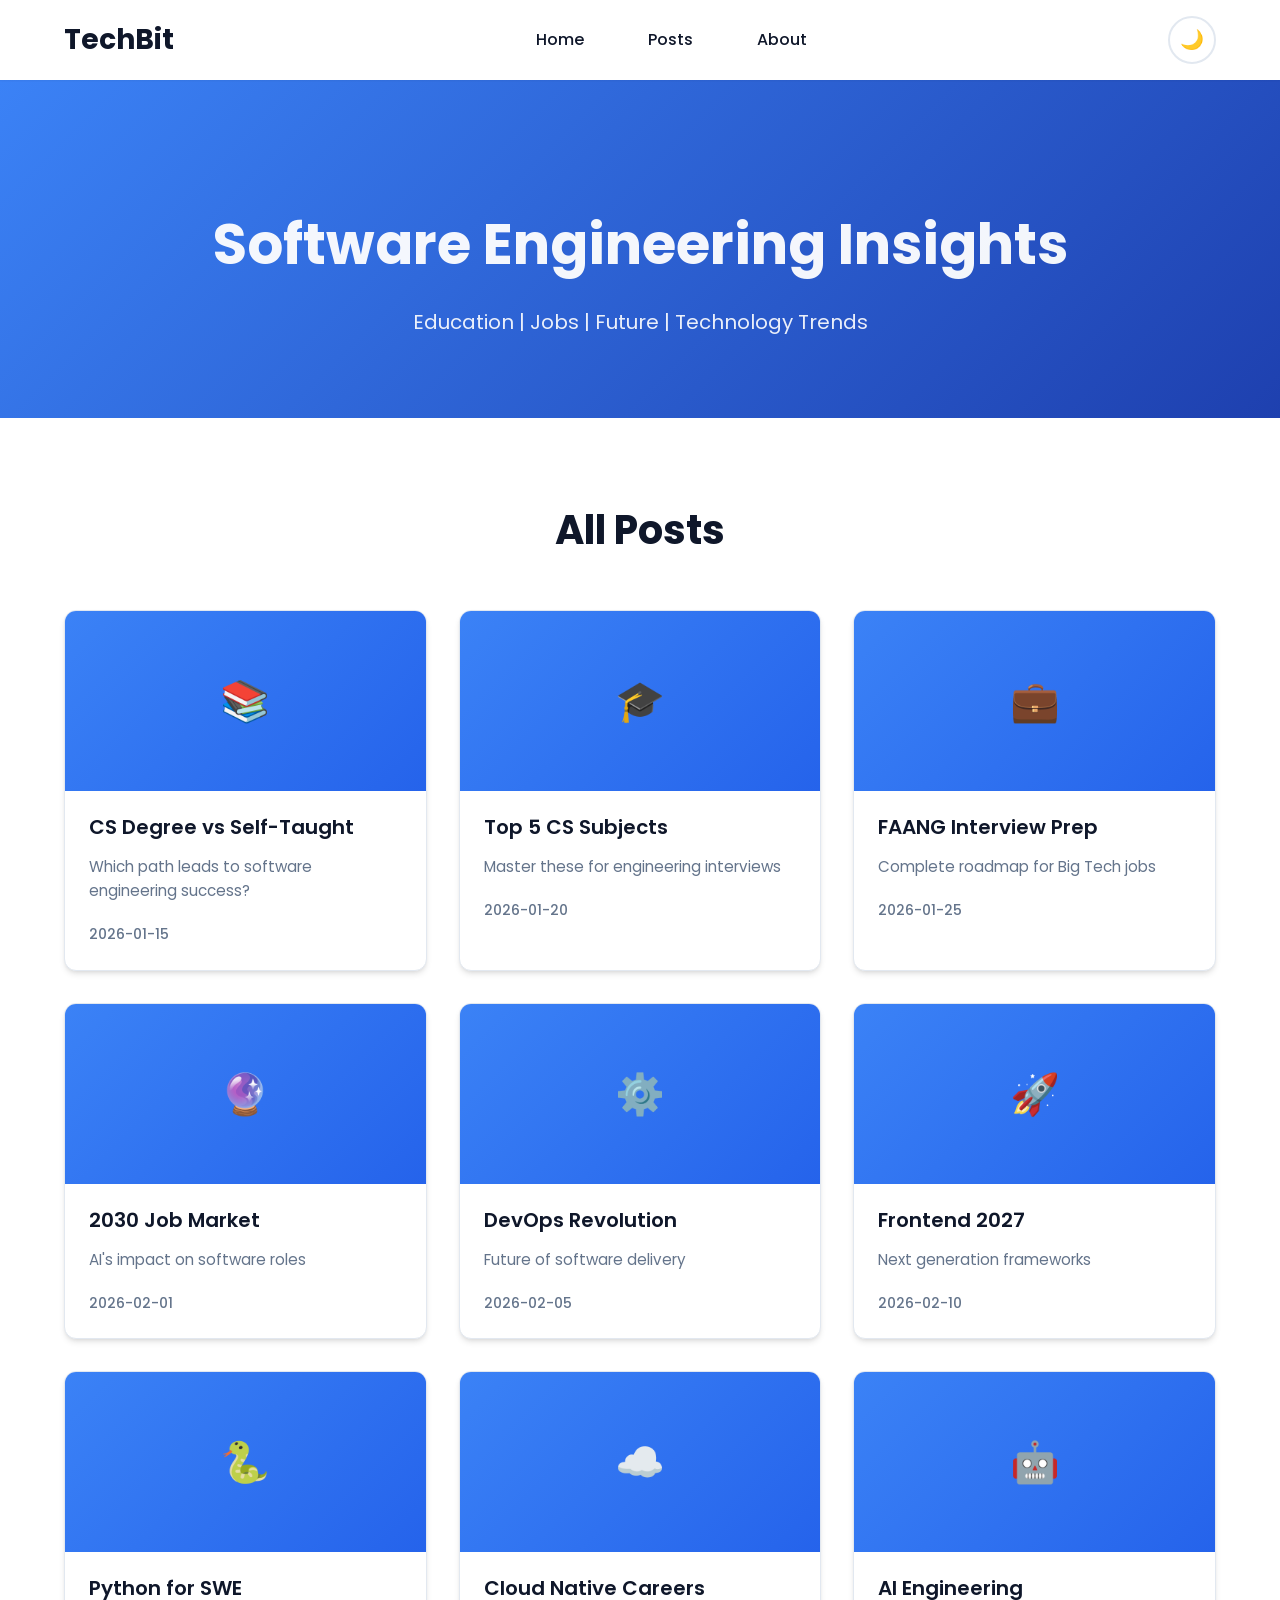
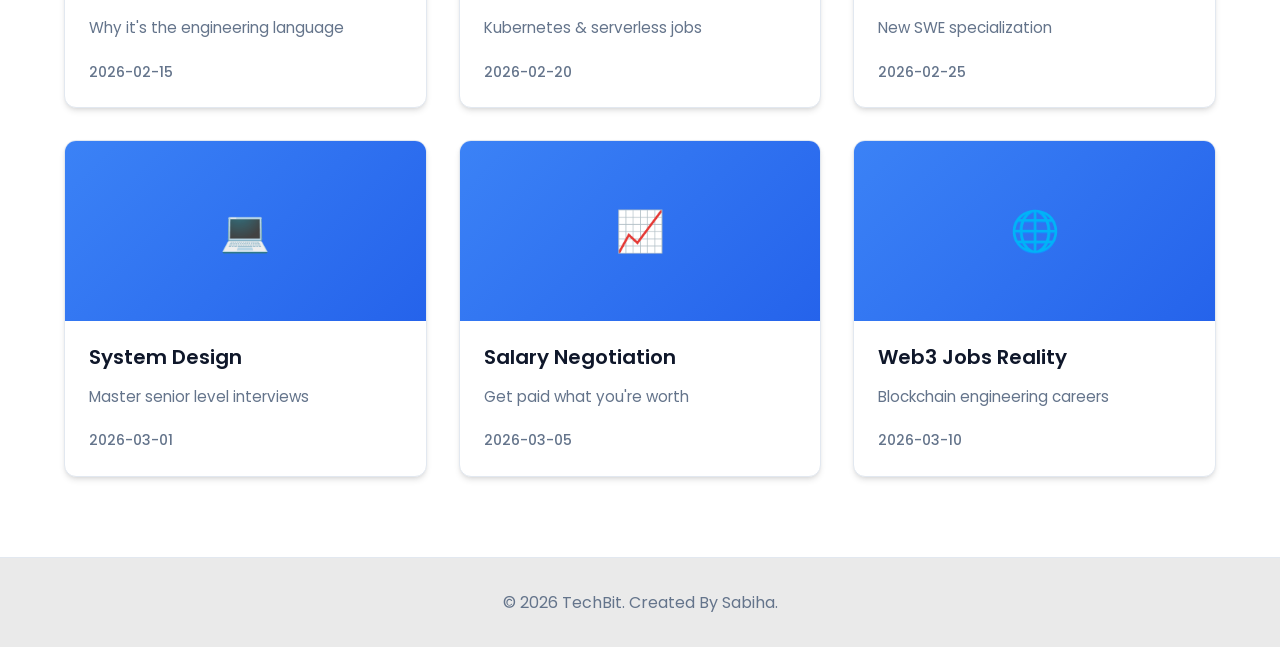
<file: index.html>
<!DOCTYPE html>
<html lang="en">
<head>
    <meta charset="UTF-8">
    <meta name="viewport" content="width=device-width, initial-scale=1.0">
    <title>TechBit - Software Engineering Blog</title>
    <link rel="stylesheet" href="style.css">
    <link rel="preconnect" href="https://fonts.googleapis.com">
    <link rel="preconnect" href="https://fonts.gstatic.com" crossorigin>
    <link href="https://fonts.googleapis.com/css2?family=Poppins:wght@300;400;500;600;700&display=swap" rel="stylesheet">
</head>
<body>
    <input type="checkbox" id="theme-toggle" class="theme-toggle-input">
    <header>
        <nav class="nav-container">
            <div class="logo">
                <h1><a href="index.html">TechBit</a></h1>
            </div>
            <ul class="nav-links">
                <li><a href="index.html#home">Home</a></li>
                <li><a href="#posts">Posts</a></li>
                <li><a href="about.html">About</a></li>
            </ul>
            <label for="theme-toggle" class="theme-toggle-label">🌙</label>
            <label for="theme-toggle" class="mobile-menu-toggle">
                <span></span>
                <span></span>
                <span></span>
            </label>
        </nav>
    </header>

    <main>
        <section id="home" class="hero">
            <div class="hero-content">
                <h2>Software Engineering Insights</h2>
                <p>Education | Jobs | Future | Technology Trends</p>
            </div>
        </section>

        <section id="posts" class="posts-section">
            <div class="container">
                <h2>All Posts</h2>
                <div class="posts-grid">
                    <a href="posts/post1.html" class="post-card">
                        <div class="post-image">📚</div>
                        <h3>CS Degree vs Self-Taught</h3>
                        <p>Which path leads to software engineering success?</p>
                        <span class="date">2026-01-15</span>
                    </a>
                    <a href="posts/post2.html" class="post-card">
                        <div class="post-image">🎓</div>
                        <h3>Top 5 CS Subjects</h3>
                        <p>Master these for engineering interviews</p>
                        <span class="date">2026-01-20</span>
                    </a>
                    <a href="posts/post3.html" class="post-card">
                        <div class="post-image">💼</div>
                        <h3>FAANG Interview Prep</h3>
                        <p>Complete roadmap for Big Tech jobs</p>
                        <span class="date">2026-01-25</span>
                    </a>
                    <a href="posts/post4.html" class="post-card">
                        <div class="post-image">🔮</div>
                        <h3>2030 Job Market</h3>
                        <p>AI's impact on software roles</p>
                        <span class="date">2026-02-01</span>
                    </a>
                    <a href="posts/post5.html" class="post-card">
                        <div class="post-image">⚙️</div>
                        <h3>DevOps Revolution</h3>
                        <p>Future of software delivery</p>
                        <span class="date">2026-02-05</span>
                    </a>
                    <a href="posts/post6.html" class="post-card">
                        <div class="post-image">🚀</div>
                        <h3>Frontend 2027</h3>
                        <p>Next generation frameworks</p>
                        <span class="date">2026-02-10</span>
                    </a>
                    <a href="posts/post7.html" class="post-card">
                        <div class="post-image">🐍</div>
                        <h3>Python for SWE</h3>
                        <p>Why it's the engineering language</p>
                        <span class="date">2026-02-15</span>
                    </a>
                    <a href="posts/post8.html" class="post-card">
                        <div class="post-image">☁️</div>
                        <h3>Cloud Native Careers</h3>
                        <p>Kubernetes & serverless jobs</p>
                        <span class="date">2026-02-20</span>
                    </a>
                    <a href="posts/post9.html" class="post-card">
                        <div class="post-image">🤖</div>
                        <h3>AI Engineering</h3>
                        <p>New SWE specialization</p>
                        <span class="date">2026-02-25</span>
                    </a>
                    <a href="posts/post10.html" class="post-card">
                        <div class="post-image">💻</div>
                        <h3>System Design</h3>
                        <p>Master senior level interviews</p>
                        <span class="date">2026-03-01</span>
                    </a>
                    <a href="posts/post11.html" class="post-card">
                        <div class="post-image">📈</div>
                        <h3>Salary Negotiation</h3>
                        <p>Get paid what you're worth</p>
                        <span class="date">2026-03-05</span>
                    </a>
                    <a href="posts/post12.html" class="post-card">
                        <div class="post-image">🌐</div>
                        <h3>Web3 Jobs Reality</h3>
                        <p>Blockchain engineering careers</p>
                        <span class="date">2026-03-10</span>
                    </a>
                </div>
            </div>
        </section>
    </main>

    <footer>
        <div class="container">
            <p>&copy; 2026 TechBit. Created By Sabiha.</p>
        </div>
    </footer>
</body>
</html>
</file>
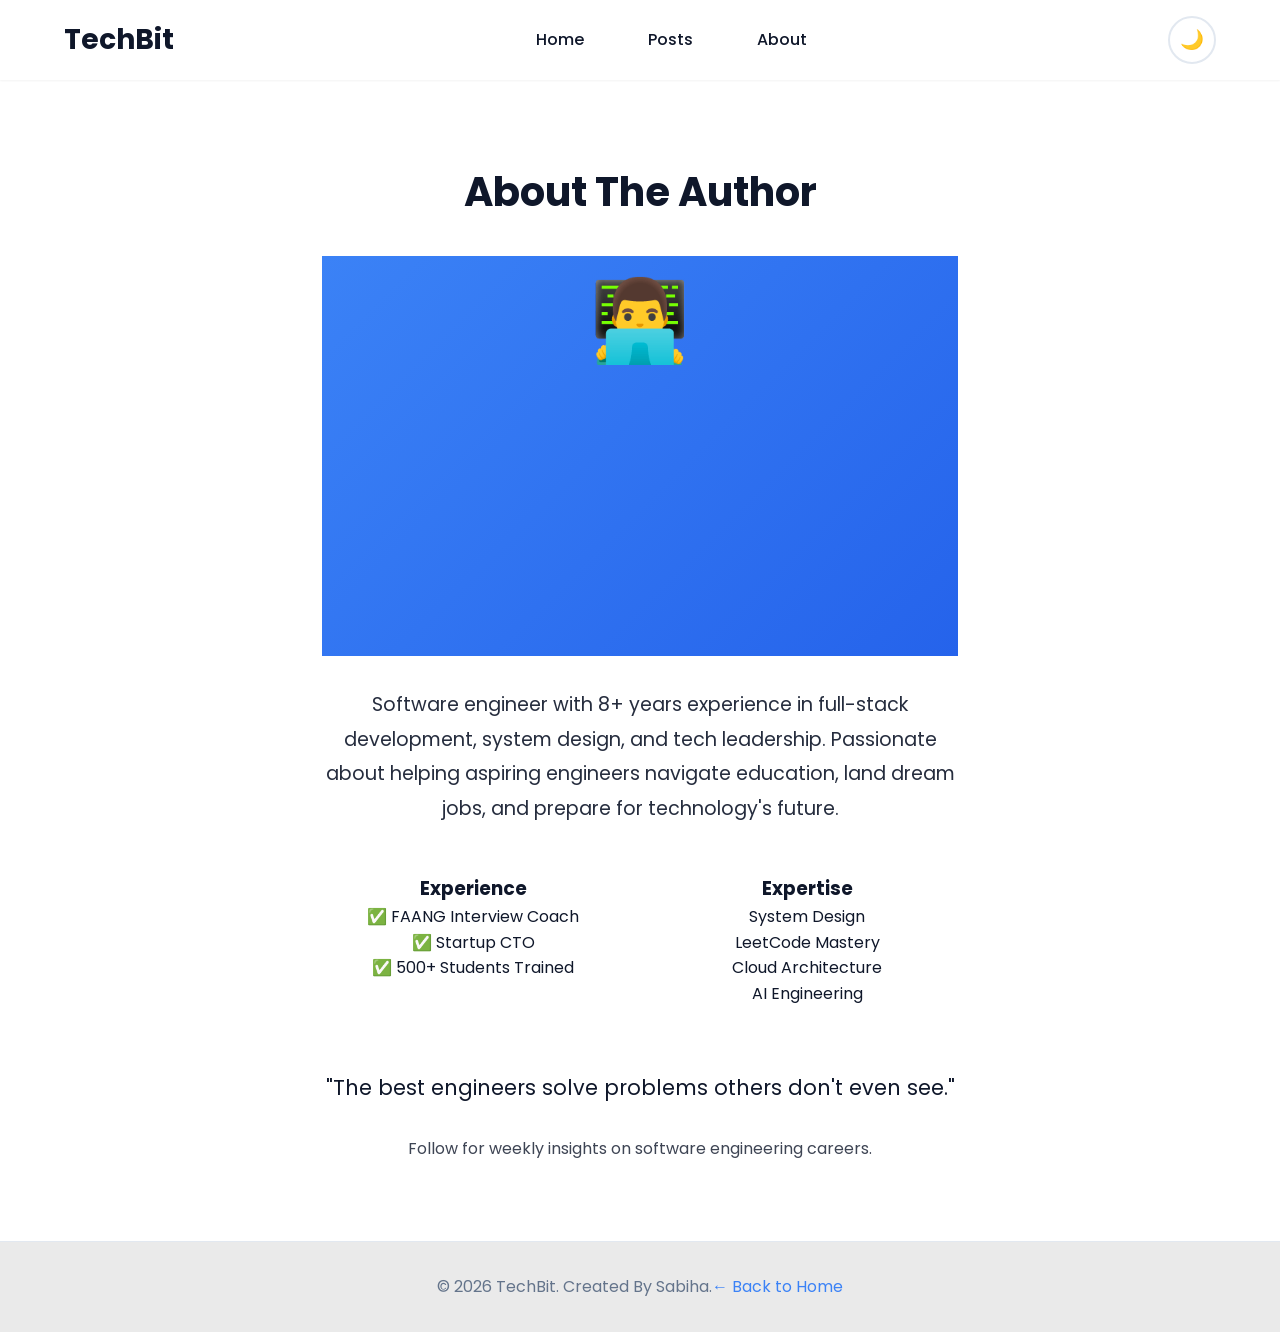
<file: about.html>
<!DOCTYPE html>
<html lang="en">
<head>
    <meta charset="UTF-8">
    <meta name="viewport" content="width=device-width, initial-scale=1.0">
    <title>About - TechBit</title>
    <link rel="stylesheet" href="style.css">
    <link rel="preconnect" href="https://fonts.googleapis.com">
    <link rel="preconnect" href="https://fonts.gstatic.com" crossorigin>
    <link href="https://fonts.googleapis.com/css2?family=Poppins:wght@300;400;500;600;700&display=swap" rel="stylesheet">
</head>
<body>
    <input type="checkbox" id="theme-toggle" class="theme-toggle-input">
    <header>
        <nav class="nav-container">
            <div class="logo">
                <h1><a href="index.html">TechBit</a></h1>
            </div>
            <ul class="nav-links">
                <li><a href="index.html#home">Home</a></li>
                <li><a href="index.html#posts">Posts</a></li>
                <li><a href="about.html">About</a></li>
            </ul>
            <label for="theme-toggle" class="theme-toggle-label">🌙</label>
            <label for="theme-toggle" class="mobile-menu-toggle">
                <span></span>
                <span></span>
                <span></span>
            </label>
        </nav>
    </header>

    <main>
        <div class="about-content">
            <h2>About The Author</h2>
            <div class="post-image-large" style="background: linear-gradient(135deg, var(--accent-primary), var(--accent-hover)); margin-bottom: 2rem; font-size: 5rem;">👨‍💻</div>
            
            <p class="about-bio">Software engineer with 8+ years experience in full-stack development, system design, and tech leadership. Passionate about helping aspiring engineers navigate education, land dream jobs, and prepare for technology's future.</p>
            
            <div style="display: grid; grid-template-columns: repeat(auto-fit, minmax(250px, 1fr)); gap: 2rem; margin-top: 3rem;">
                <div>
                    <h3>Experience</h3>
                    <ul style="list-style: none; padding: 0;">
                        <li>✅ FAANG Interview Coach</li>
                        <li>✅ Startup CTO</li>
                        <li>✅ 500+ Students Trained</li>
                    </ul>
                </div>
                <div>
                    <h3>Expertise</h3>
                    <ul style="list-style: none; padding: 0;">
                        <li>System Design</li>
                        <li>LeetCode Mastery</li>
                        <li>Cloud Architecture</li>
                        <li>AI Engineering</li>
                    </ul>
                </div>
            </div>

            <blockquote style="margin-top: 4rem; font-size: 1.3rem;">
                "The best engineers solve problems others don't even see."
            </blockquote>

            <p style="margin-top: 2rem; opacity: 0.8;">Follow for weekly insights on software engineering careers.</p>
        </div>
    </main>

    <footer>
        <div class="container">
            <p>&copy; 2026 TechBit. Created By Sabiha.<a href="index.html">← Back to Home</a></p>
        </div>
    </footer>
</body>
</html>
</file>
<file: style.css>
:root {
  --bg-color: #ffffff;
  --surface-color: #eaeaea;
  --text-primary: #0f172a;
  --text-secondary: #64748b;
  --accent-primary: #3b82f6;
  --accent-hover: #2563eb;
  --border-color: #e2e8f0;
  --shadow-sm: 0 1px 2px 0 rgb(0 0 0 / 0.05);
  --shadow-md: 0 4px 6px -1px rgb(0 0 0 / 0.1), 0 2px 4px -2px rgb(0 0 0 / 0.1);
  --shadow-lg: 0 10px 15px -3px rgb(0 0 0 / 0.1), 0 4px 6px -4px rgb(0 0 0 / 0.1);
  --radius: 12px;
  --transition: all 0.3s cubic-bezier(0.4, 0, 0.2, 1);
}


* {
  margin: 0;
  padding: 0;
  box-sizing: border-box;
}

body {
  font-family: 'Poppins', sans-serif;
  line-height: 1.6;
  color: var(--text-primary);
  background: var(--bg-color);
  min-height: 100vh;
}

.container {
  max-width: 1200px;
  margin: 0 auto;
  padding: 0 1.5rem;
}

/* Navigation */
header {
  background: var(--bg-color);
  box-shadow: var(--shadow-sm);
  position: sticky;
  top: 0;
  z-index: 100;
}

.nav-container {
  max-width: 1200px;
  margin: 0 auto;
  padding: 1rem 1.5rem;
  display: flex;
  justify-content: space-between;
  align-items: center;
}

.logo h1 a {
  font-size: 1.75rem;
  font-weight: 700;
  color: var(--text-primary);
  text-decoration: none;
}

.nav-links {
  display: flex;
  list-style: none;
  gap: 2rem;
  align-items: center;
}

.nav-links a {
  color: var(--text-primary);
  text-decoration: none;
  font-weight: 500;
  padding: 0.5rem 1rem;
  border-radius: var(--radius);
  transition: var(--transition);
}

.nav-links a:hover {
  background: var(--surface-color);
  color: var(--accent-primary);
}

/* Theme Toggle - Pure CSS */
.theme-toggle-input {
  display: none;
}

.theme-toggle-label {
  display: flex;
  align-items: center;
  justify-content: center;
  width: 48px;
  height: 48px;
  border: 2px solid var(--border-color);
  border-radius: 50%;
  cursor: pointer;
  transition: var(--transition);
  font-size: 1.2rem;
}

.theme-toggle-label:hover {
  border-color: var(--accent-primary);
  transform: scale(1.05);
}

#theme-toggle:checked ~ .theme-toggle-label {
  background: var(--accent-primary);
  color: white;
}

/* Mobile Menu Toggle */
.mobile-menu-toggle {
  display: none;
  flex-direction: column;
  gap: 4px;
  cursor: pointer;
  padding: 8px;
}

.mobile-menu-toggle span {
  width: 24px;
  height: 3px;
  background: var(--text-primary);
  transition: var(--transition);
}

#theme-toggle:checked ~ .mobile-menu-toggle span:nth-child(1) {
  transform: rotate(45deg) translate(5px, 5px);
}

#theme-toggle:checked ~ .mobile-menu-toggle span:nth-child(2) {
  opacity: 0;
}

#theme-toggle:checked ~ .mobile-menu-toggle span:nth-child(3) {
  transform: rotate(-45deg) translate(7px, -6px);
}

@media (max-width: 768px) {
  .nav-links {
    position: fixed;
    top: 80px;
    left: 0;
    width: 100%;
    height: calc(100vh - 80px);
    background: var(--bg-color);
    flex-direction: column;
    justify-content: flex-start;
    align-items: center;
    padding-top: 2rem;
    transform: translateX(100%);
    opacity: 0;
    visibility: hidden;
    transition: var(--transition);
  }

  #theme-toggle:checked ~ .nav-links {
    transform: translateX(0);
    opacity: 1;
    visibility: visible;
  }

  .mobile-menu-toggle {
    display: flex;
  }
}

/* Hero Section */
.hero {
  background: linear-gradient(135deg, var(--accent-primary), #1e40af);
  color: white;
  text-align: center;
  padding: 120px 2rem 80px;
}

.hero-content h2 {
  font-size: clamp(2rem, 5vw, 3.5rem);
  font-weight: 700;
  margin-bottom: 1rem;
  opacity: 0.95;
}

.hero-content p {
  font-size: 1.25rem;
  opacity: 0.9;
}

/* Posts Grid */
.posts-section {
  padding: 80px 0;
}

.posts-section h2 {
  text-align: center;
  font-size: 2.5rem;
  margin-bottom: 3rem;
  font-weight: 700;
}

.posts-grid {
  display: grid;
  grid-template-columns: repeat(auto-fill, minmax(340px, 1fr));
  gap: 2rem;
}

.post-card {
  display: block;
  background: var(--bg-color);
  border-radius: var(--radius);
  overflow: hidden;
  box-shadow: var(--shadow-md);
  text-decoration: none;
  color: inherit;
  transition: var(--transition);
  border: 1px solid var(--border-color);
}

.post-card:hover {
  transform: translateY(-8px);
  box-shadow: var(--shadow-lg);
  border-color: var(--accent-primary);
}

.post-image {
  height: 180px;
  display: flex;
  align-items: center;
  justify-content: center;
  font-size: 2.5rem;
  background: linear-gradient(135deg, var(--accent-primary), var(--accent-hover));
  color: white;
  font-weight: 600;
}

.post-card h3 {
  font-size: 1.25rem;
  font-weight: 600;
  padding: 1.25rem 1.5rem 0.75rem;
  margin-bottom: 0;
}

.post-card p {
  padding: 0 1.5rem 1.25rem;
  color: var(--text-secondary);
  font-size: 0.95rem;
}

.date {
  display: block;
  padding: 0 1.5rem 1.5rem;
  font-size: 0.875rem;
  color: var(--text-secondary);
  font-weight: 500;
}

/* Footer */
footer {
  background: var(--surface-color);
  padding: 2rem 0;
  text-align: center;
  color: var(--text-secondary);
  border-top: 1px solid var(--border-color);
}

footer a {
  color: var(--accent-primary);
  text-decoration: none;
}

/* Post Page Styles */
.post-full {
  max-width: 800px;
  margin: 0 auto;
  padding: 80px 2rem;
}

.post-full h1 {
  font-size: 2.5rem;
  font-weight: 700;
  margin-bottom: 1rem;
  line-height: 1.2;
}

.post-meta {
  color: var(--text-secondary);
  font-size: 1rem;
  margin-bottom: 2rem;
  padding-bottom: 1.5rem;
  border-bottom: 2px solid var(--border-color);
}

.post-image-large {
  height: 400px;
  margin-bottom: 2.5rem;
  font-size: 4rem;
  font-weight: 700;
}

.post-image-large img{
  height: 400px;
  width: 40rem;
}

.post-content-full {
  font-size: 1.1rem;
  line-height: 1.8;
}

.post-content-full h2,
.post-content-full h3 {
  margin-top: 3rem;
  margin-bottom: 1.5rem;
  font-weight: 600;
  color: var(--text-primary);
}

.post-content-full p {
  margin-bottom: 1.5rem;
}

.post-content-full ul,
.post-content-full ol {
  margin-bottom: 1.5rem;
  padding-left: 2rem;
}

.post-content-full pre {
  background: var(--surface-color);
  padding: 1.5rem;
  border-radius: var(--radius);
  overflow-x: auto;
  margin-bottom: 1.5rem;
  border-left: 4px solid var(--accent-primary);
}

.post-content-full blockquote {
  background: var(--surface-color);
  border-left: 4px solid var(--accent-primary);
  padding: 1.5rem 2rem;
  margin: 2rem 0;
  font-style: italic;
  font-size: 1.1rem;
}

.post-tags {
  display: flex;
  flex-wrap: wrap;
  gap: 0.75rem;
  margin-top: 3rem;
}

.tag {
  background: var(--surface-color);
  color: var(--text-primary);
  padding: 0.5rem 1rem;
  border-radius: 20px;
  font-size: 0.875rem;
  font-weight: 500;
}

.about-content {
  max-width: 700px;
  margin: 0 auto;
  text-align: center;
  padding: 80px 2rem;
}

.about-content h2 {
  font-size: 2.5rem;
  margin-bottom: 2rem;
}

.about-bio {
  font-size: 1.2rem;
  opacity: 0.9;
  margin-bottom: 2rem;
  line-height: 1.8;
}

/* Responsive */
@media (max-width: 768px) {
  .hero {
    padding: 80px 1rem 60px;
  }

  .posts-section,
  .post-full {
    padding: 60px 1rem;
  }

  .posts-grid {
    grid-template-columns: 1fr;
    gap: 1.5rem;
  }

  .post-image-large img{
  height: 300px;
  width: 30rem;
}
}

@media (max-width: 480px) {
  .post-image {
    font-size: 2rem;
    height: 160px;
  }
  .post-image-large img{
  height: 300px;
  width: 20rem;
}
}
</file>
